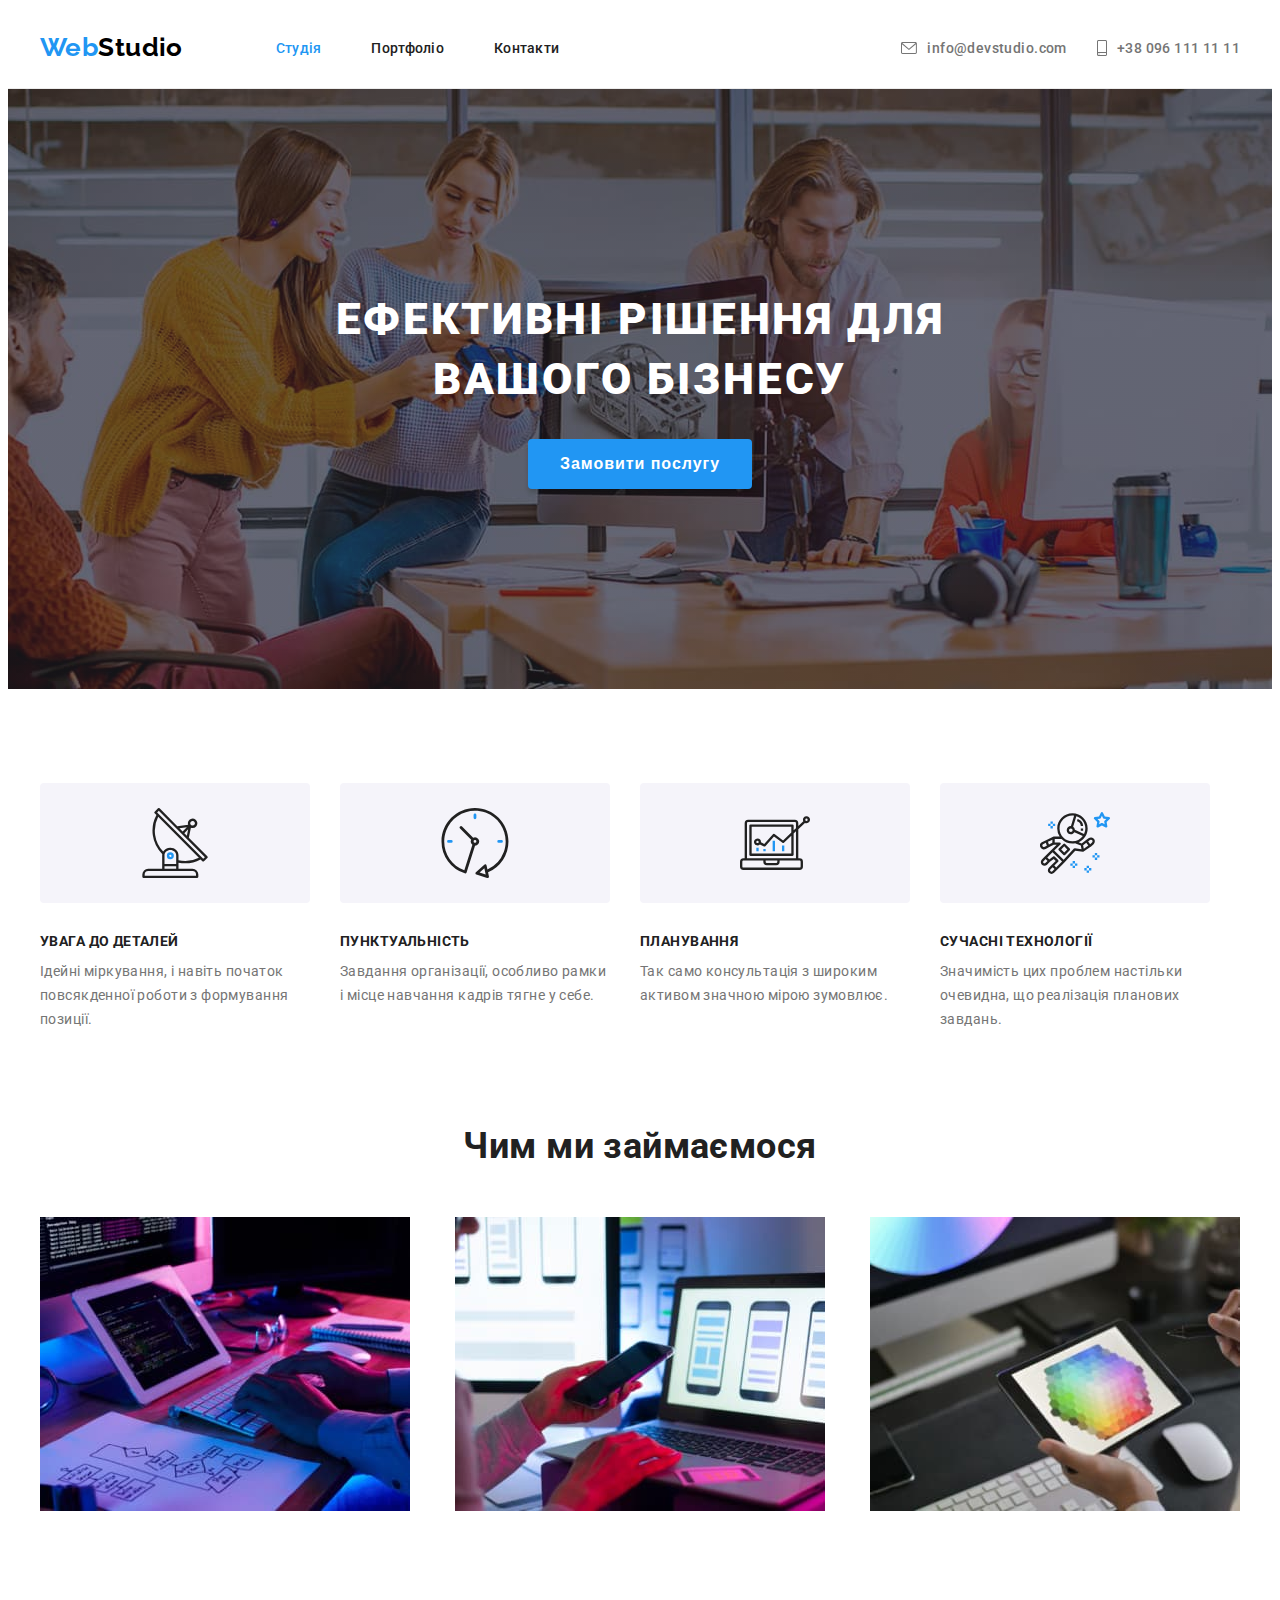
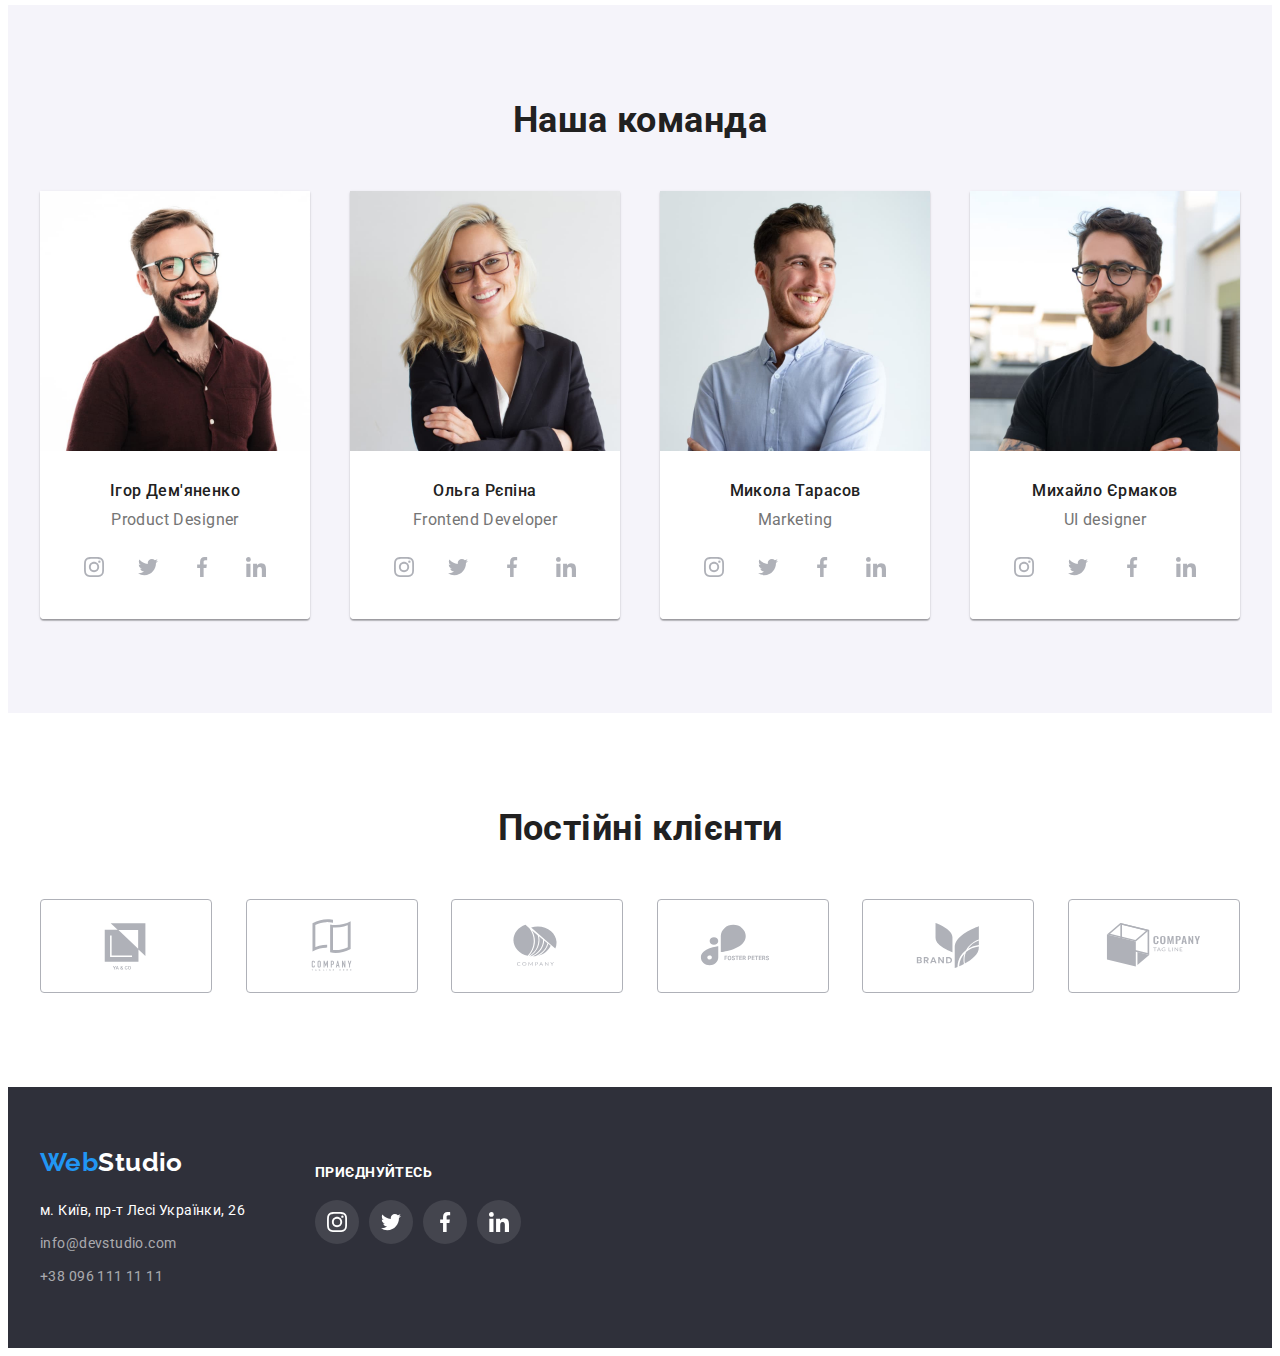
<file: index.html>
<!DOCTYPE html>
<html lang="uk">
  <head>
    <meta charset="UTF-8" />
    <meta http-equiv="X-UA-Compatible" content="IE=edge" />
    <meta name="viewport" content="width=device-width, initial-scale=1.0" />
    <title>Студія</title>
    <link rel="preconnect" href="https://fonts.googleapis.com" />
    <link rel="preconnect" href="https://fonts.gstatic.com" crossorigin />
    <link
      href="https://fonts.googleapis.com/css2?family=Raleway:wght@700&family=Roboto:wght@400;500;700;900&display=swap"
      rel="stylesheet"
    />
    <link
      rel="stylesheet"
      href="https://cdnjs.cloudflare.com/ajax/libs/modern-normalize/1.1.0/modern-normalize.min.css"
      integrity="sha512-wpPYUAdjBVSE4KJnH1VR1HeZfpl1ub8YT/NKx4PuQ5NmX2tKuGu6U/JRp5y+Y8XG2tV+wKQpNHVUX03MfMFn9Q=="
      crossorigin="anonymous"
      referrerpolicy="no-referrer"
    />
    <link rel="stylesheet" href="./css/styles.css" />
  </head>
  <body>
    <header class="page-header">
      <div class="conteiner">
        <nav class="navigation">
          <a href="./index.html" class="logo link">
            <span class="web-logo">Web</span>Studio
          </a>
          <ul class="nav-links link">
            <li class="item">
              <a href="./index.html" class="nav-link active link">Студія</a>
            </li>
            <li class="item">
              <a href="./portfolio.html" class="nav-link link">Портфоліо</a>
            </li>
            <li class="item">
              <a href="" class="nav-link link">Контакти</a>
            </li>
          </ul>
        </nav>
        <ul class="contact-links link">
          <li class="item">
            <a href="mailto:info@devstudio.com" class="contact-link link"
              ><svg class="icon envelope" width="16" height="12">
                <use href="./images/symbol-defs.svg#icon-envelope"></use>
              </svg>
              info@devstudio.com</a
            >
          </li>
          <li class="item">
            <a href="tel:+380961111111" class="contact-link link"
              ><svg class="icon smartphone" width="10" height="16">
                <use href="./images/symbol-defs.svg#icon-smartphone"></use>
              </svg>
              +38 096 111 11 11</a
            >
          </li>
        </ul>
      </div>
    </header>
    <main>
      <!--section banner-->
      <section class="banner section">
        <div class="conteiner">
          <h1 class="banner-title">ЕФЕКТИВНІ РІШЕННЯ ДЛЯ ВАШОГО БІЗНЕСУ</h1>
          <button type="button" class="banner-button">Замовити послугу</button>
        </div>
      </section>
      <!--section benefits-->
      <section class="section">
        <div class="conteiner">
          <h2 class="section-title visually-hidden">Переваги</h2>
          <ul class="benefits-items link">
            <li class="item">
              <div class="decor">
                <svg class="icon-decor antenna">
                  <use href="./images/symbol-defs.svg#icon-antenna"></use>
                </svg>
              </div>
              <h3 class="advantage-title">УВАГА ДО ДЕТАЛЕЙ</h3>
              <p class="advantage">
                Ідейні міркування, і навіть початок повсякденної роботи з
                формування позиції.
              </p>
            </li>
            <li class="item">
              <div class="decor">
                <svg class="icon-decor">
                  <use href="./images/symbol-defs.svg#icon-clock"></use>
                </svg>
              </div>
              <h3 class="advantage-title">ПУНКТУАЛЬНІСТЬ</h3>
              <p class="advantage">
                Завдання організації, особливо рамки і місце навчання кадрів
                тягне у себе.
              </p>
            </li>
            <li class="item">
              <div class="decor">
                <svg class="icon-decor">
                  <use href="./images/symbol-defs.svg#icon-diagram"></use>
                </svg>
              </div>
              <h3 class="advantage-title">ПЛАНУВАННЯ</h3>
              <p class="advantage">
                Так само консультація з широким активом значною мірою зумовлює.
              </p>
            </li>
            <li class="item">
              <div class="decor">
                <svg class="icon-decor">
                  <use href="./images/symbol-defs.svg#icon-astronaut"></use>
                </svg>
              </div>
              <h3 class="advantage-title">СУЧАСНІ ТЕХНОЛОГІЇ</h3>
              <p class="advantage">
                Значимість цих проблем настільки очевидна, що реалізація
                планових завдань.
              </p>
            </li>
          </ul>
        </div>
      </section>
      <!--section employments-->
      <section class="employments section">
        <div class="conteiner">
          <h2 class="section-title">Чим ми займаємося</h2>
          <ul class="employments-items link">
            <li class="employment">
              <img src="./images/coding.jpg" alt="кодимо" width="370" />
            </li>
            <li class="employment">
              <img src="./images/work.jpg" alt="дизайн" width="370" />
            </li>
            <li class="employment">
              <img
                src="./images/take-color.jpg"
                alt="вибір кольору"
                width="370"
              />
            </li>
          </ul>
        </div>
      </section>
      <!--section team-->
      <section class="section team">
        <div class="conteiner">
          <h2 class="section-title">Наша команда</h2>
          <ul class="team-items link">
            <li class="employee">
              <img
                src="./images/igor-demjanenko.jpg"
                alt="Ігор_Дем'яненко"
                width="270"
              />
              <div class="player-data">
                <h3 class="employee-title">Ігор Дем'яненко</h3>
                <p class="employee-position">Product Designer</p>
                <ul class="social-links">
                  <li class="item link">
                    <a href="#" class="social-media">
                      <svg class="social">
                        <use
                          href="./images/symbol-defs.svg#icon-instagram"
                        ></use>
                      </svg>
                    </a>
                  </li>
                  <li class="item link">
                    <a href="#" class="social-media">
                      <svg class="social">
                        <use href="./images/symbol-defs.svg#icon-twitter"></use>
                      </svg>
                    </a>
                  </li>
                  <li class="item link">
                    <a href="#" class="social-media">
                      <svg class="social">
                        <use
                          href="./images/symbol-defs.svg#icon-facebook"
                        ></use>
                      </svg>
                    </a>
                  </li>
                  <li class="item link">
                    <a href="#" class="social-media">
                      <svg class="social">
                        <use
                          href="./images/symbol-defs.svg#icon-linkedin"
                        ></use>
                      </svg>
                    </a>
                  </li>
                </ul>
              </div>
            </li>

            <li class="employee">
              <img
                src="./images/olga-repina.jpg"
                alt="Ольга_Рєпіна"
                width="270"
              />
              <div class="player-data">
                <h3 class="employee-title">Ольга Рєпіна</h3>
                <p class="employee-position">Frontend Developer</p>
                <ul class="social-links">
                  <li class="item link">
                    <a href="#" class="social-media">
                      <svg class="social">
                        <use
                          href="./images/symbol-defs.svg#icon-instagram"
                        ></use>
                      </svg>
                    </a>
                  </li>
                  <li class="item link">
                    <a href="#" class="social-media">
                      <svg class="social">
                        <use href="./images/symbol-defs.svg#icon-twitter"></use>
                      </svg>
                    </a>
                  </li>
                  <li class="item link">
                    <a href="#" class="social-media">
                      <svg class="social">
                        <use
                          href="./images/symbol-defs.svg#icon-facebook"
                        ></use>
                      </svg>
                    </a>
                  </li>
                  <li class="item link">
                    <a href="#" class="social-media">
                      <svg class="social">
                        <use
                          href="./images/symbol-defs.svg#icon-linkedin"
                        ></use>
                      </svg>
                    </a>
                  </li>
                </ul>
              </div>
            </li>
            <li class="employee">
              <img
                src="./images/nikola-tarasov.jpg"
                alt="Микола_Тарасов"
                width="270"
              />
              <div class="player-data">
                <h3 class="employee-title">Микола Тарасов</h3>
                <p class="employee-position">Marketing</p>
                <ul class="social-links">
                  <li class="item link">
                    <a href="#" class="social-media">
                      <svg class="social">
                        <use
                          href="./images/symbol-defs.svg#icon-instagram"
                        ></use>
                      </svg>
                    </a>
                  </li>
                  <li class="item link">
                    <a href="#" class="social-media">
                      <svg class="social">
                        <use href="./images/symbol-defs.svg#icon-twitter"></use>
                      </svg>
                    </a>
                  </li>
                  <li class="item link">
                    <a href="#" class="social-media">
                      <svg class="social">
                        <use
                          href="./images/symbol-defs.svg#icon-facebook"
                        ></use>
                      </svg>
                    </a>
                  </li>
                  <li class="item link">
                    <a href="#" class="social-media">
                      <svg class="social">
                        <use
                          href="./images/symbol-defs.svg#icon-linkedin"
                        ></use>
                      </svg>
                    </a>
                  </li>
                </ul>
              </div>
            </li>
            <li class="employee">
              <img
                src="./images/majkl-ermakov.jpg"
                alt="Михайло_Єрмаков"
                width="270"
              />
              <div class="player-data">
                <h3 class="employee-title">Михайло Єрмаков</h3>
                <p class="employee-position">UI designer</p>
                <ul class="social-links">
                  <li class="item link">
                    <a href="#" class="social-media">
                      <svg class="social">
                        <use
                          href="./images/symbol-defs.svg#icon-instagram"
                        ></use>
                      </svg>
                    </a>
                  </li>
                  <li class="item link">
                    <a href="#" class="social-media">
                      <svg class="social">
                        <use href="./images/symbol-defs.svg#icon-twitter"></use>
                      </svg>
                    </a>
                  </li>
                  <li class="item link">
                    <a href="#" class="social-media">
                      <svg class="social">
                        <use
                          href="./images/symbol-defs.svg#icon-facebook"
                        ></use>
                      </svg>
                    </a>
                  </li>
                  <li class="item link">
                    <a href="#" class="social-media">
                      <svg class="social">
                        <use
                          href="./images/symbol-defs.svg#icon-linkedin"
                        ></use>
                      </svg>
                    </a>
                  </li>
                </ul>
              </div>
            </li>
          </ul>
        </div>
      </section>
      <!--5 section clients-->
      <section class="section">
        <div class="conteiner">
          <h2 class="section-title">Постійні клієнти</h2>
          <ul class="client-links">
            <li class="item link">
              <a href="#" class="client-link">
                <svg class="client">
                  <use href="./images/symbol-defs.svg#icon-Logo-one"></use>
                </svg>
              </a>
            </li>
            <li class="item link">
              <a href="" class="client-link">
                <svg class="client">
                  <use href="./images/symbol-defs.svg#icon-Logo-two"></use>
                </svg>
              </a>
            </li>
            <li class="item link">
              <a href="" class="client-link"
                ><svg class="client">
                  <use href="./images/symbol-defs.svg#icon-Logo-three"></use>
                </svg>
              </a>
            </li>
            <li class="item link">
              <a href="" class="client-link link">
                <svg class="client">
                  <use href="./images/symbol-defs.svg#icon-Logo-four"></use>
                </svg>
              </a>
            </li>
            <li class="item link">
              <a href="" class="client-link">
                <svg class="client">
                  <use href="./images/symbol-defs.svg#icon-Logo-five"></use>
                </svg>
              </a>
            </li>
            <li class="item link">
              <a href="" class="client-link">
                <svg class="client">
                  <use href="./images/symbol-defs.svg#icon-Logo-six"></use>
                </svg>
              </a>
            </li>
          </ul>
        </div>
      </section>
    </main>
    <footer class="footer">
      <div class="conteiner">
        <div class="footer-adress">
          <a href="index.html" class="logo link"
            ><span class="web-logo">Web</span>Studio</a
          >
          <address>
            <ul class="footer-contacts link">
              <li class="item">
                <a
                  href="https://goo.gl/maps/CPtrU1FHBa2aNyZL9"
                  target="_blank"
                  rel="noopener noreferrer nofollow"
                  class="footer-map link"
                  >м. Київ, пр-т Лесі Українки, 26</a
                >
              </li>
              <li class="item">
                <a href="mailto:info@devstudio.com" class="footer-contact link"
                  >info@devstudio.com</a
                >
              </li>
              <li class="item">
                <a href="tel:+380961111111" class="footer-contact link"
                  >+38 096 111 11 11</a
                >
              </li>
            </ul>
          </address>
        </div>
        <div class="footer-media">
          <h3 class="media-title">приєднуйтесь</h3>
          <ul class="social-links">
            <li class="item link">
              <a href="#" class="social-media">
                <svg class="social">
                  <use href="./images/symbol-defs.svg#icon-instagram"></use>
                </svg>
              </a>
            </li>
            <li class="item link">
              <a href="#" class="social-media">
                <svg class="social">
                  <use href="./images/symbol-defs.svg#icon-twitter"></use>
                </svg>
              </a>
            </li>
            <li class="item link">
              <a href="#" class="social-media">
                <svg class="social">
                  <use href="./images/symbol-defs.svg#icon-facebook"></use>
                </svg>
              </a>
            </li>
            <li class="item link">
              <a href="#" class="social-media">
                <svg class="social">
                  <use href="./images/symbol-defs.svg#icon-linkedin"></use>
                </svg>
              </a>
            </li>
          </ul>
        </div>
      </div>
    </footer>
  </body>
</html>
</file>
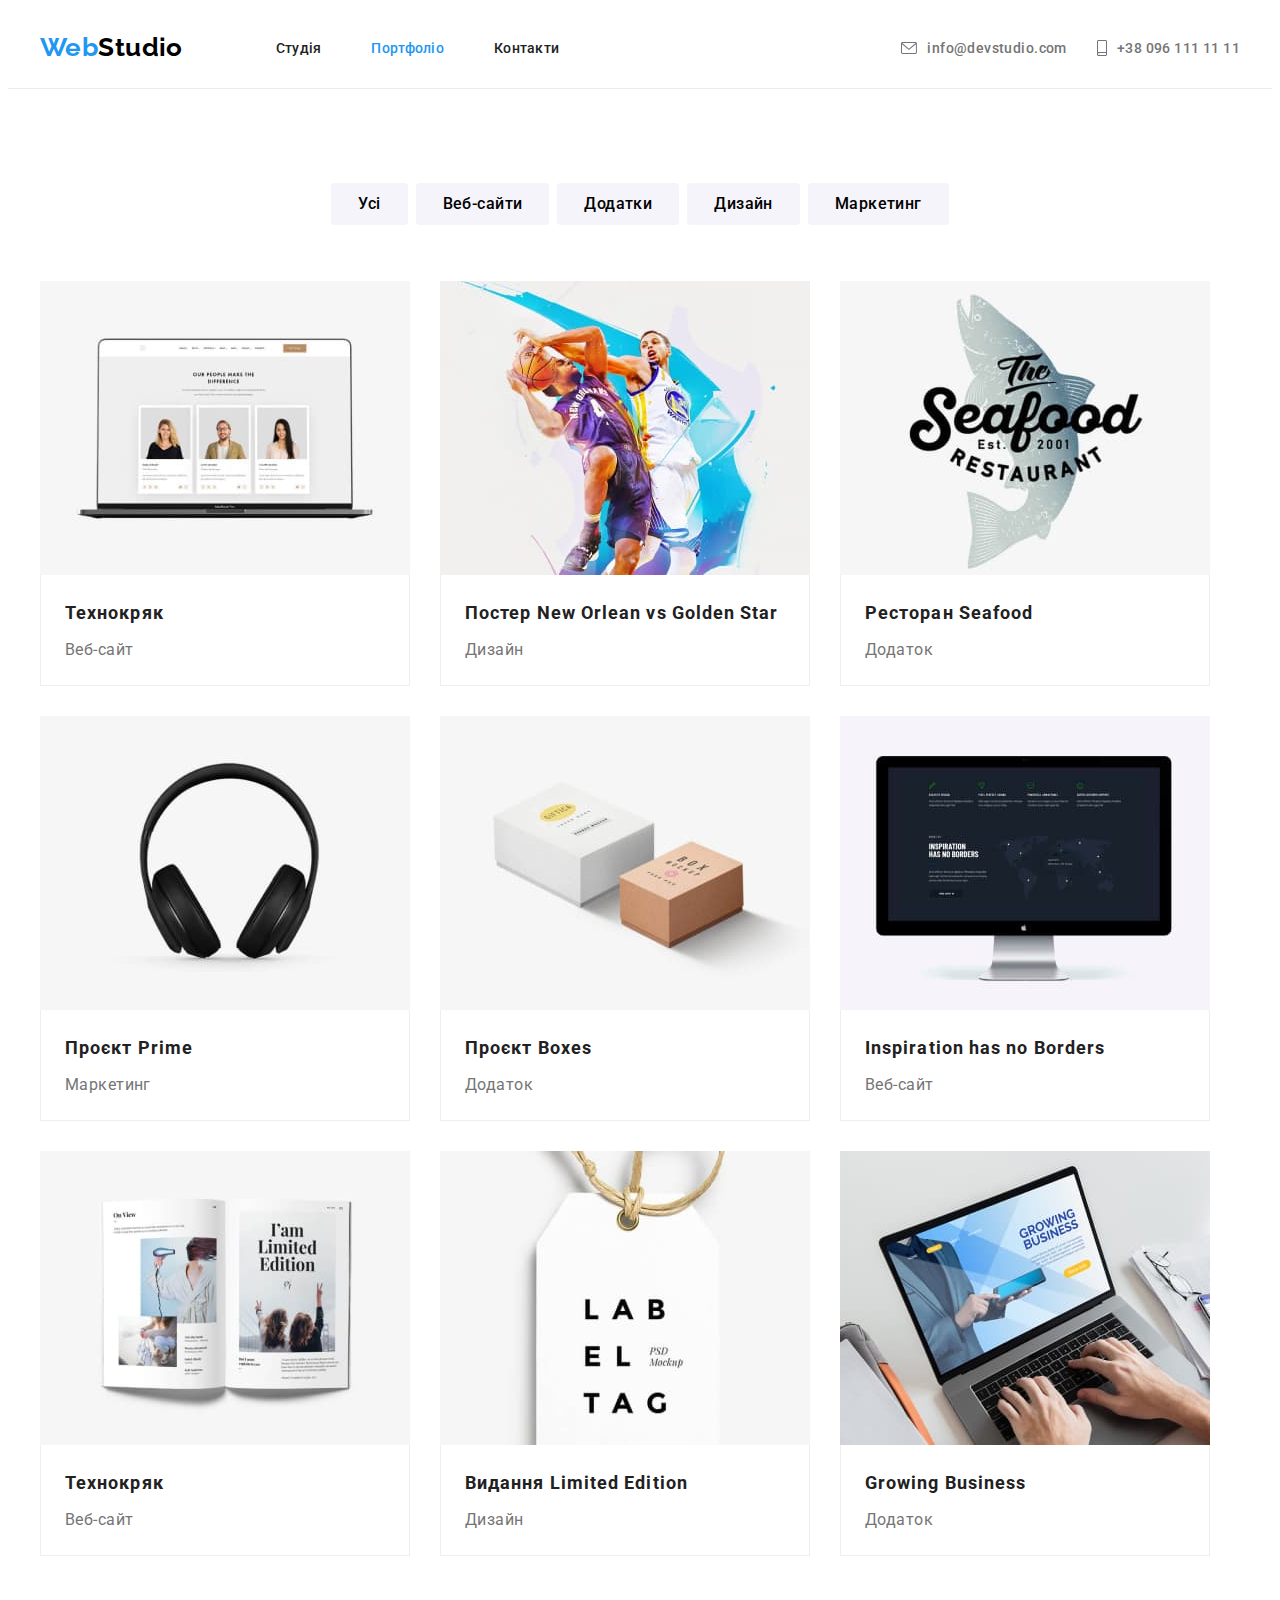
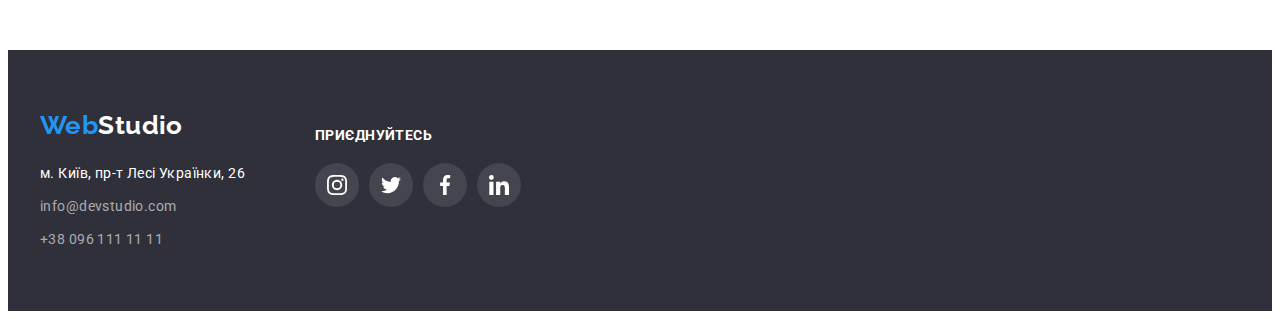
<file: portfolio.html>
<!DOCTYPE html>
<html lang="uk">
  <head>
    <meta charset="UTF-8" />
    <meta http-equiv="X-UA-Compatible" content="IE=edge" />
    <meta name="viewport" content="width=device-width, initial-scale=1.0" />
    <title>Портфоліо</title>
    <link rel="preconnect" href="https://fonts.googleapis.com" />
    <link rel="preconnect" href="https://fonts.gstatic.com" crossorigin />
    <link
      href="https://fonts.googleapis.com/css2?family=Raleway:wght@700&family=Roboto:wght@400;500;700;900&display=swap"
      rel="stylesheet"
    />
    <link
      rel="stylesheet"
      href="https://cdnjs.cloudflare.com/ajax/libs/modern-normalize/1.1.0/modern-normalize.min.css"
      integrity="sha512-wpPYUAdjBVSE4KJnH1VR1HeZfpl1ub8YT/NKx4PuQ5NmX2tKuGu6U/JRp5y+Y8XG2tV+wKQpNHVUX03MfMFn9Q=="
      crossorigin="anonymous"
      referrerpolicy="no-referrer"
    />
    <link rel="stylesheet" href="./css/styles.css" />
  </head>
  <body>
    <header class="page-header">
      <div class="conteiner">
        <nav class="navigation">
          <a href="./index.html" class="logo link">
            <span class="web-logo">Web</span>Studio
          </a>
          <ul class="nav-links link">
            <li class="item">
              <a href="./index.html" class="nav-link link">Студія</a>
            </li>
            <li class="item">
              <a href="./portfolio.html" class="nav-link active link"
                >Портфоліо</a
              >
            </li>
            <li class="item">
              <a href="" class="nav-link link">Контакти</a>
            </li>
          </ul>
        </nav>
        <ul class="contact-links link">
          <li class="item">
            <a href="mailto:info@devstudio.com" class="contact-link link">
              <svg class="icon envelope" width="16" height="12">
                <use href="./images/symbol-defs.svg#icon-envelope"></use>
              </svg>
              info@devstudio.com</a
            >
          </li>
          <li class="item">
            <a href="tel:+380961111111" class="contact-link link">
              <svg class="icon smartphone" width="10" height="16">
                <use href="./images/symbol-defs.svg#icon-smartphone"></use>
              </svg>
              +38 096 111 11 11</a
            >
          </li>
        </ul>
      </div>
    </header>
    <main>
      <section class="section">
        <div class="conteiner">
          <h1 class="section-title visually-hidden">проекти</h1>
          <ul class="filter-items link">
            <li class="item">
              <button type="button" class="filter-button">Усі</button>
            </li>
            <li class="item">
              <button type="button" class="filter-button">Веб-сайти</button>
            </li>
            <li class="item">
              <button type="button" class="filter-button">Додатки</button>
            </li>
            <li class="item">
              <button type="button" class="filter-button">Дизайн</button>
            </li>
            <li class="item">
              <button type="button" class="filter-button">Маркетинг</button>
            </li>
          </ul>

          <ul class="project-list link">
            <li class="project-item">
              <img src="./images/laptop.jpg" alt="ноутбук" width="370" />
              <div class="border">
                <h3 class="project-title">Технокряк</h3>
                <p class="project-name">Веб-сайт</p>
              </div>
            </li>
            <li class="project-item">
              <img src="./images/basket.jpg" alt="баскетбол" width="370" />
              <div class="border">
                <h3 class="project-title">Постер New Orlean vs Golden Star</h3>
                <p class="project-name">Дизайн</p>
              </div>
            </li>
            <li class="project-item">
              <img src="./images/fish.jpg" alt="риба" width="370" />
              <div class="border">
                <h3 class="project-title">Ресторан Seafood</h3>
                <p class="project-name">Додаток</p>
              </div>
            </li>
            <li class="project-item">
              <img src="./images/headphones.jpg" alt="навушники" width="370" />
              <div class="border">
                <h3 class="project-title">Проєкт Prime</h3>
                <p class="project-name">Маркетинг</p>
              </div>
            </li>
            <li class="project-item">
              <img src="./images/boxes.jpg" alt="коробки" width="370" />
              <div class="border">
                <h3 class="project-title">Проєкт Boxes</h3>
                <p class="project-name">Додаток</p>
              </div>
            </li>
            <li class="project-item">
              <img src="./images/desktop.jpg" alt="монітор" width="370" />
              <div class="border">
                <h3 class="project-title">Inspiration has no Borders</h3>
                <p class="project-name">Веб-сайт</p>
              </div>
            </li>
            <li class="project-item">
              <img src="./images/magazine.jpg" alt="журнал" width="370" />
              <div class="border">
                <h3 class="project-title">Технокряк</h3>
                <p class="project-name">Веб-сайт</p>
              </div>
            </li>
            <li class="project-item">
              <img src="./images/labeltag.jpg" alt="цінник" width="370" />
              <div class="border">
                <h3 class="project-title">Видання Limited Edition</h3>
                <p class="project-name">Дизайн</p>
              </div>
            </li>
            <li class="project-item">
              <img src="./images/wework.jpg" alt="працюємо" width="370" />
              <div class="border">
                <h3 class="project-title">Growing Business</h3>
                <p class="project-name">Додаток</p>
              </div>
            </li>
          </ul>
        </div>
      </section>
    </main>
    <footer class="footer">
      <div class="conteiner">
        <div class="footer-adress">
          <a href="index.html" class="logo link"
            ><span class="web-logo">Web</span>Studio</a
          >
          <address>
            <ul class="footer-contacts link">
              <li class="item">
                <a
                  href="https://goo.gl/maps/CPtrU1FHBa2aNyZL9"
                  target="_blank"
                  rel="noopener noreferrer nofollow"
                  class="footer-map link"
                  >м. Київ, пр-т Лесі Українки, 26</a
                >
              </li>
              <li class="item">
                <a href="mailto:info@devstudio.com" class="footer-contact link"
                  >info@devstudio.com</a
                >
              </li>
              <li class="item">
                <a href="tel:+380961111111" class="footer-contact link"
                  >+38 096 111 11 11</a
                >
              </li>
            </ul>
          </address>
        </div>
        <div class="footer-media">
          <h3 class="media-title">приєднуйтесь</h3>
          <ul class="social-links">
            <li class="item link">
              <a href="#" class="social-media">
                <svg class="social">
                  <use href="./images/symbol-defs.svg#icon-instagram"></use>
                </svg>
              </a>
            </li>
            <li class="item link">
              <a href="#" class="social-media">
                <svg class="social">
                  <use href="./images/symbol-defs.svg#icon-twitter"></use>
                </svg>
              </a>
            </li>
            <li class="item link">
              <a href="#" class="social-media">
                <svg class="social">
                  <use href="./images/symbol-defs.svg#icon-facebook"></use>
                </svg>
              </a>
            </li>
            <li class="item link">
              <a href="#" class="social-media">
                <svg class="social">
                  <use href="./images/symbol-defs.svg#icon-linkedin"></use>
                </svg>
              </a>
            </li>
          </ul>
        </div>
      </div>
    </footer>
  </body>
</html>
</file>
<file: css/styles.css>
body {
  font-family: "Roboto", sans-serif;
  font-size: 14px;
  color: var(--main-text-color);
  letter-spacing: 0.03em;
  background-color: var(--background-main);
}

:root {
  --brand-color: #2196f3;
  --main-text-color: #212121;
  --other-text-color: #757575;
  --background-main: #ffffff;
  --other-bg: #f5f4fa;
  --icon-color: #afb1b8;
  --dark-bg: #2f303a;
}

.visually-hidden {
  position: absolute;
  white-space: nowrap;
  width: 1px;
  height: 1px;
  overflow: hidden;
  border: 0;
  padding: 0;
  clip: rect(0 0 0 0);
  clip-path: inset(50%);
  margin: -1px;
}

.link {
  list-style: none;
  text-decoration: none;
}

.conteiner {
  width: 1200px;
  padding-left: 15px;
  padding-right: 15px;
  margin-right: auto;
  margin-left: auto;
  align-items: center;
}

img,
svg {
  display: block;
}
/*стилі шапки(header)*/
.page-header {
  border-bottom: 1px solid #ececec;
}

.page-header .conteiner {
  display: flex;
}

.navigation {
  display: flex;
  align-items: center;
}

.logo {
  margin-right: 93px;
  padding-top: 24px;
  padding-bottom: 25px;

  font-family: "Raleway";
  font-style: normal;
  font-weight: 700;
  font-size: 26px;
  line-height: calc(31 / 26);

  color: #000000;
}

.web-logo {
  color: var(--brand-color);
}

.nav-links .item:not(:last-child) {
  margin-right: 50px;
}

.nav-links {
  display: flex;
  margin: 0;
  padding-left: 0;
}

.nav-link {
  display: block;
  padding: 32px 0;

  font-weight: 500;
  line-height: calc(16 / 14);
  letter-spacing: 0.02em;

  color: var(--main-text-color);
  transition: color 250ms cubic-bezier(0.4, 0, 0.2, 1);
}

.nav-links .nav-link:hover,
.nav-links .nav-link:focus {
  color: var(--brand-color);
}
.nav-link.active {
  color: var(--brand-color);
}

.contact-links {
  display: flex;
  margin: 0;
  padding-left: 0;
  margin-left: auto;
}

.contact-links .item:not(:last-child) {
  margin-right: 30px;
}

.contact-link .icon {
  margin-right: 10px;
  fill: currentColor;
}

.contact-link {
  display: flex;
  align-items: center;
  padding: 32px 0;

  font-weight: 500;
  line-height: calc(16 / 14);

  transition: color 250ms cubic-bezier(0.4, 0, 0.2, 1);
  color: var(--other-text-color);
}

.contact-links .contact-link:hover,
.contact-links .contact-link:focus {
  color: var(--brand-color);
}
/*стилі підвала(footer)*/
.footer {
  background-color: var(--dark-bg);
}

.footer .conteiner {
  display: flex;
}

.footer-adress {
  margin-right: 70px;
  padding-top: 60px;
  padding-bottom: 60px;
}

.footer .logo {
  display: block;
  color: var(--background-main);
  margin-right: 0;
  margin-bottom: 20px;
  padding: 0;
}

.footer-contacts {
  margin: 0;
  padding: 0;
}

.footer-contacts .item:not(:last-child) {
  margin-bottom: 9px;
}

.footer-map {
  font-style: normal;
  font-weight: 400;
  line-height: calc(24 / 14);
  color: var(--background-main);
}

.footer-contact {
  font-style: normal;
  line-height: calc(24 / 14);

  color: rgba(255, 255, 255, 0.6);
}

.footer-contact:hover,
.footer-contact:focus {
  color: var(--brand-color);
}

.footer-media {
  padding-top: 72px;
  padding-bottom: 100px;
}

.media-title {
  margin-top: 0;
  margin-bottom: 20px;

  font-size: 14px;
  line-height: calc(16 / 14);
  text-transform: uppercase;
  color: var(--background-main);
}

.footer-media .social-links {
  padding: 0;
}

.footer-media .social-media {
  fill: var(--background-main);
  background-color: rgba(255, 255, 255, 0.1);
}
/*стилі студії(1я страниця)
1-я секція*/

.section {
  padding-top: 94px;
  padding-bottom: 94px;
}

.banner.section {
  padding-top: 200px;
  padding-bottom: 200px;
  margin-right: auto;
  margin-left: auto;
  max-width: 1600px;

  background-image: linear-gradient(
      rgba(47, 48, 58, 0.4),
      rgba(47, 48, 58, 0.4)
    ),
    url("../images/bghero.jpg");
  background-repeat: no-repeat;
  background-position: center;
  background-color: var(--dark-bg);
}

.banner-title {
  width: 696px;
  font-weight: 900;
  font-size: 44px;
  line-height: calc(60 / 44);
  text-align: center;
  letter-spacing: 0.06em;
  text-transform: uppercase;

  color: var(--background-main);

  margin: 0 auto 30px;
}

.banner-button {
  display: block;
  margin-left: auto;
  margin-right: auto;
  min-width: 216px;
  padding: 10px 32px;
  border: none;
  box-shadow: 0px 4px 4px rgba(0, 0, 0, 0.15);
  border-radius: 4px;
  cursor: pointer;

  font-weight: 700;
  font-size: 16px;
  line-height: calc(30 / 16);
  letter-spacing: 0.06em;

  background-color: var(--brand-color);
  color: var(--background-main);
}

.banner-button:hover,
.banner-button:focus {
  background-color: #188ce8;
  color: var(--main-text-color);
}

/*2я секція - переваги*/
/*стилі заголовків сецій 2-4*/

.section-title {
  font-size: 36px;
  line-height: calc(42 / 36);
  text-align: center;

  margin-top: 0;
  margin-bottom: 50px;
}

.benefits-items {
  display: flex;
  margin: 0;
  padding: 0;
}

.benefits-items .item:not(:last-child) {
  margin-right: 30px;
}

.benefits-items .item {
  width: 270px;
}

.decor {
  display: flex;
  align-items: center;
  justify-content: center;
  height: 120px;
  background-color: var(--other-bg);
  border-radius: 4px;
  margin-bottom: 30px;
}

.icon-decor {
  width: 70px;
  height: 70px;
}

.advantage-title {
  margin-top: 0;
  margin-bottom: 10px;

  font-size: 14px;
  line-height: calc(16 / 14);
  text-transform: uppercase;
}

.advantage {
  margin: 0;

  line-height: calc(24 / 14);
  color: var(--other-text-color);
}
/*3я секція - чим ми займаємося*/

.employments.section {
  padding-top: 0;
}

.employments-items {
  display: flex;
  justify-content: space-between;
  margin: 0;
  padding: 0;
}

.employment {
  display: block;
}
.employment-card {
  position: relative;
}

.employment-card .advantage-title {
  position: absolute;
  bottom: 0;
  width: 100%;
  padding: 22px 0;
  margin: 0;

  text-align: center;

  color: var(--background-main);
  background-color: var(--dark-bg);
  opacity: 0.8;
}
/*4а секція - наша команда*/
.team.section {
  background-color: #f5f4fa;
}

.team-items {
  display: flex;
  justify-content: space-between;
  margin: 0;
  padding: 0;
}

.employee {
  overflow: hidden;
  border-radius: 0px 0px 4px 4px;
  box-shadow: 0px 1px 3px rgba(0, 0, 0, 0.12), 0px 1px 1px rgba(0, 0, 0, 0.14),
    0px 2px 1px rgba(0, 0, 0, 0.2);
}

.player-data {
  padding-top: 30px;
  padding-bottom: 30px;
  background: var(--background-main);
}

.employee-title {
  margin-bottom: 10px;
  margin-top: 0;

  font-weight: 500;
  font-size: 16px;
  line-height: calc(19 / 16);
  text-align: center;
}
.employee-position {
  margin-top: 0;
  margin-bottom: 16px;

  font-size: 16px;
  line-height: calc(19 / 16);
  text-align: center;
  color: var(--other-text-color);
}

.social-links {
  display: flex;
  padding: 0 32px;
  margin: 0;
}
.social-links .item:not(:last-child) {
  margin-right: 10px;
}

.social-media {
  display: flex;
  align-items: center;
  justify-content: center;
  width: 44px;
  height: 44px;
  border-radius: 50%;

  fill: var(--icon-color);
  background-color: var(--background-main);
  color: var(--background-main);

  transition: background-color 250ms cubic-bezier(0.4, 0, 0.2, 1),
    color 250ms cubic-bezier(0.4, 0, 0.2, 1),
    transform 500ms cubic-bezier(0.4, 0, 0.2, 1) 125ms;
}

.social {
  width: 20px;
  height: 20px;
}

.social-media:hover,
.social-media:focus {
  background-color: var(--brand-color);
  fill: currentColor;

  transform: rotate(360deg);
}

/* 5я секция */

.client-links {
  display: flex;
  justify-content: space-between;
  padding: 0;
  margin: 0;
}

.client-link {
  display: flex;
  align-items: center;
  justify-content: center;
  width: 170px;
  height: 92px;

  color: var(--icon-color);
  border: 1px solid var(--icon-color);
  border-radius: 4px;
  transition: color 250ms cubic-bezier(0.4, 0, 0.2, 1),
    border 250ms cubic-bezier(0.4, 0, 0.2, 1);
}

.client-link:hover,
.client-link:focus {
  color: var(--brand-color);
  border: 1px solid var(--brand-color);
}

.client {
  fill: currentColor;
  width: 106px;
  height: 60px;
}

/*стилі портфоліо(2я страниця)*/
/*  - філтер*/
.filter-items {
  display: flex;
  justify-content: center;
  margin-top: 0;
  margin-bottom: 56px;
  padding: 0;
}

.filter-items .item:not(:last-child) {
  margin-right: 8px;
}

.filter-items .filter-button {
  padding: 6px 25px;

  font-family: inherit;
  letter-spacing: inherit;
  font-weight: 500;
  font-size: 16px;
  line-height: calc(26 / 16);
  text-align: center;
  cursor: pointer;

  border-radius: 4px;
  border-color: transparent;
  background-color: var(--other-bg);
  transition: color 250ms cubic-bezier(0.4, 0, 0.2, 1),
    background-color 250ms cubic-bezier(0.4, 0, 0.2, 1),
    box-shadow 250ms cubic-bezier(0.4, 0, 0.2, 1);
}
.filter-button:hover,
.filter-button:focus {
  background-color: var(--brand-color);
  color: var(--background-main);
  box-shadow: 0px 3px 1px rgba(0, 0, 0, 0.1), 0px 1px 2px rgba(0, 0, 0, 0.08),
    0px 2px 2px rgba(0, 0, 0, 0.12);
}
/*2а секція - розділи*/

.project-list {
  display: flex;
  flex-wrap: wrap;

  margin: 0;
  padding: 0;
}

.project-item {
  width: 370px;
  background: var(--background-main);
  transition: box-shadow 250ms cubic-bezier(0.4, 0, 0.2, 1);
}

.project-item:not(:nth-child(3n)) {
  margin-right: 30px;
}

.project-item:not(:nth-last-child(-n + 3)) {
  margin-bottom: 30px;
}

.project-item:hover,
.project-item:focus {
  box-shadow: 0px 1px 1px rgba(0, 0, 0, 0.12), 0px 4px 4px rgba(0, 0, 0, 0.06),
    1px 4px 6px rgba(0, 0, 0, 0.16);
}

.box {
  position: relative;
  overflow: hidden;
}

.overlay {
  position: absolute;
  top: 0;
  left: 0;
  width: 100%;
  height: 100%;
  padding: 63px 24px;
  transform: translateY(100%);
  transition: transform 250ms cubic-bezier(0.4, 0, 0.2, 1);

  background-color: var(--brand-color);
  opacity: 0.9;
}

.project-item:hover .overlay {
  transform: translateY(0);
}

.box-name {
  margin: 0;
  font-size: 18px;
  line-height: calc(28 / 18);
  color: var(--background-main);
}

.border {
  border: 1px solid #eeeeee;
  border-top: none;
  padding: 20px 24px;
}

.project-title {
  font-size: 18px;
  line-height: calc(36 / 18);
  letter-spacing: 0.06em;
  margin-top: 0;
  margin-bottom: 4px;
}
.project-name {
  font-size: 16px;
  line-height: calc(30 / 16);
  color: var(--other-text-color);
  margin: 0;
}
</file>
